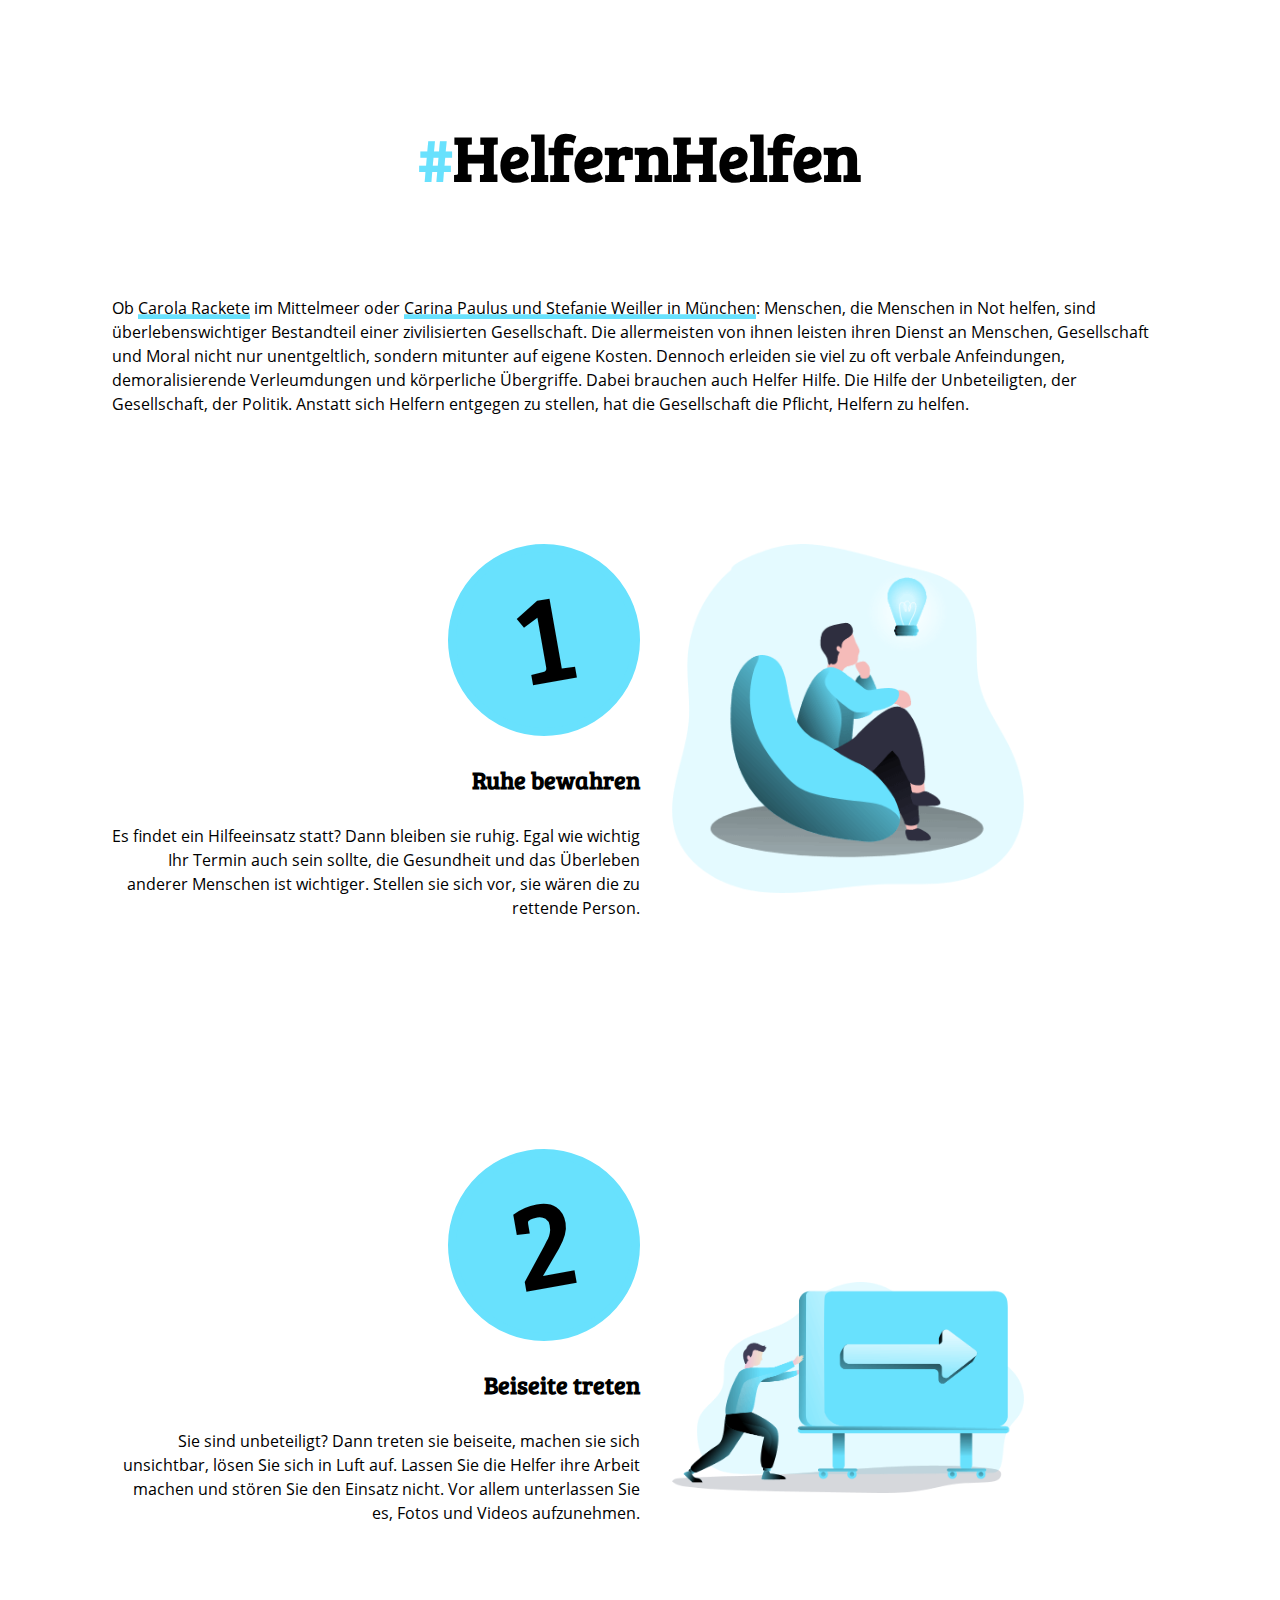
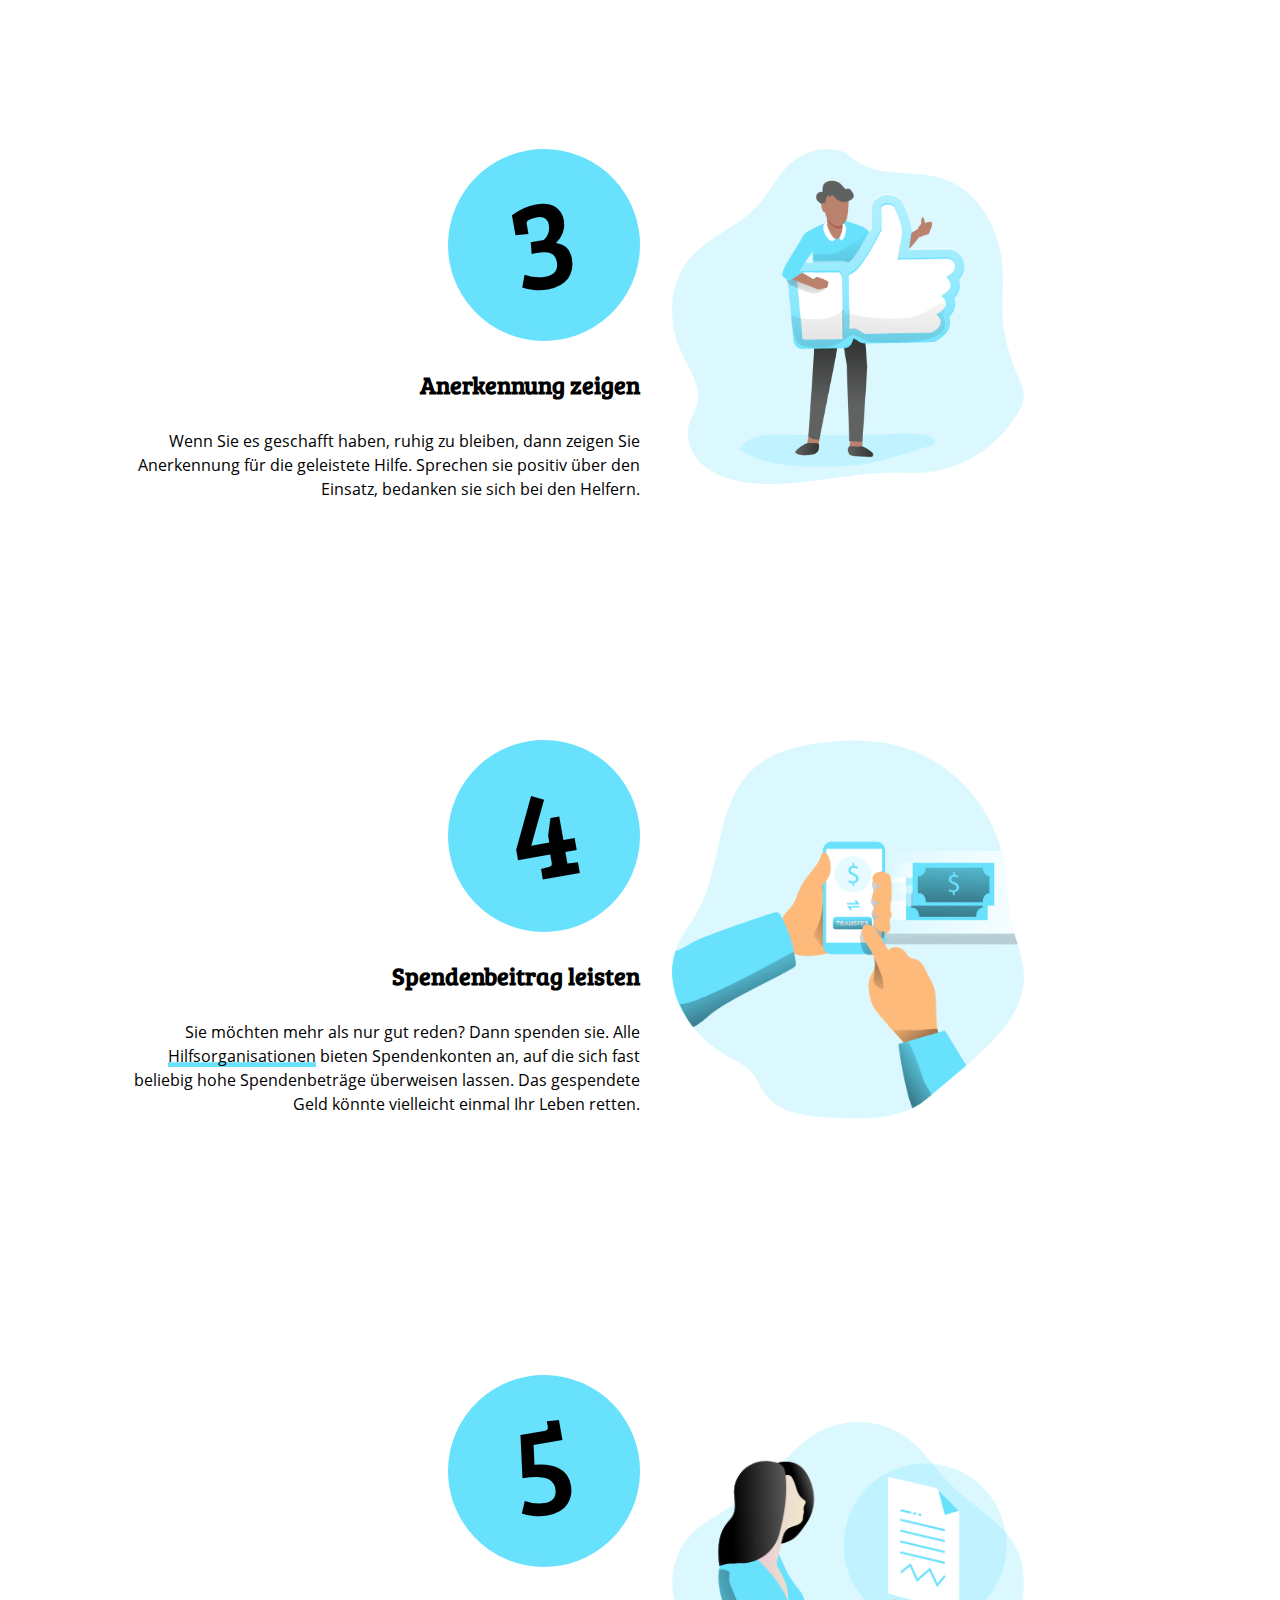
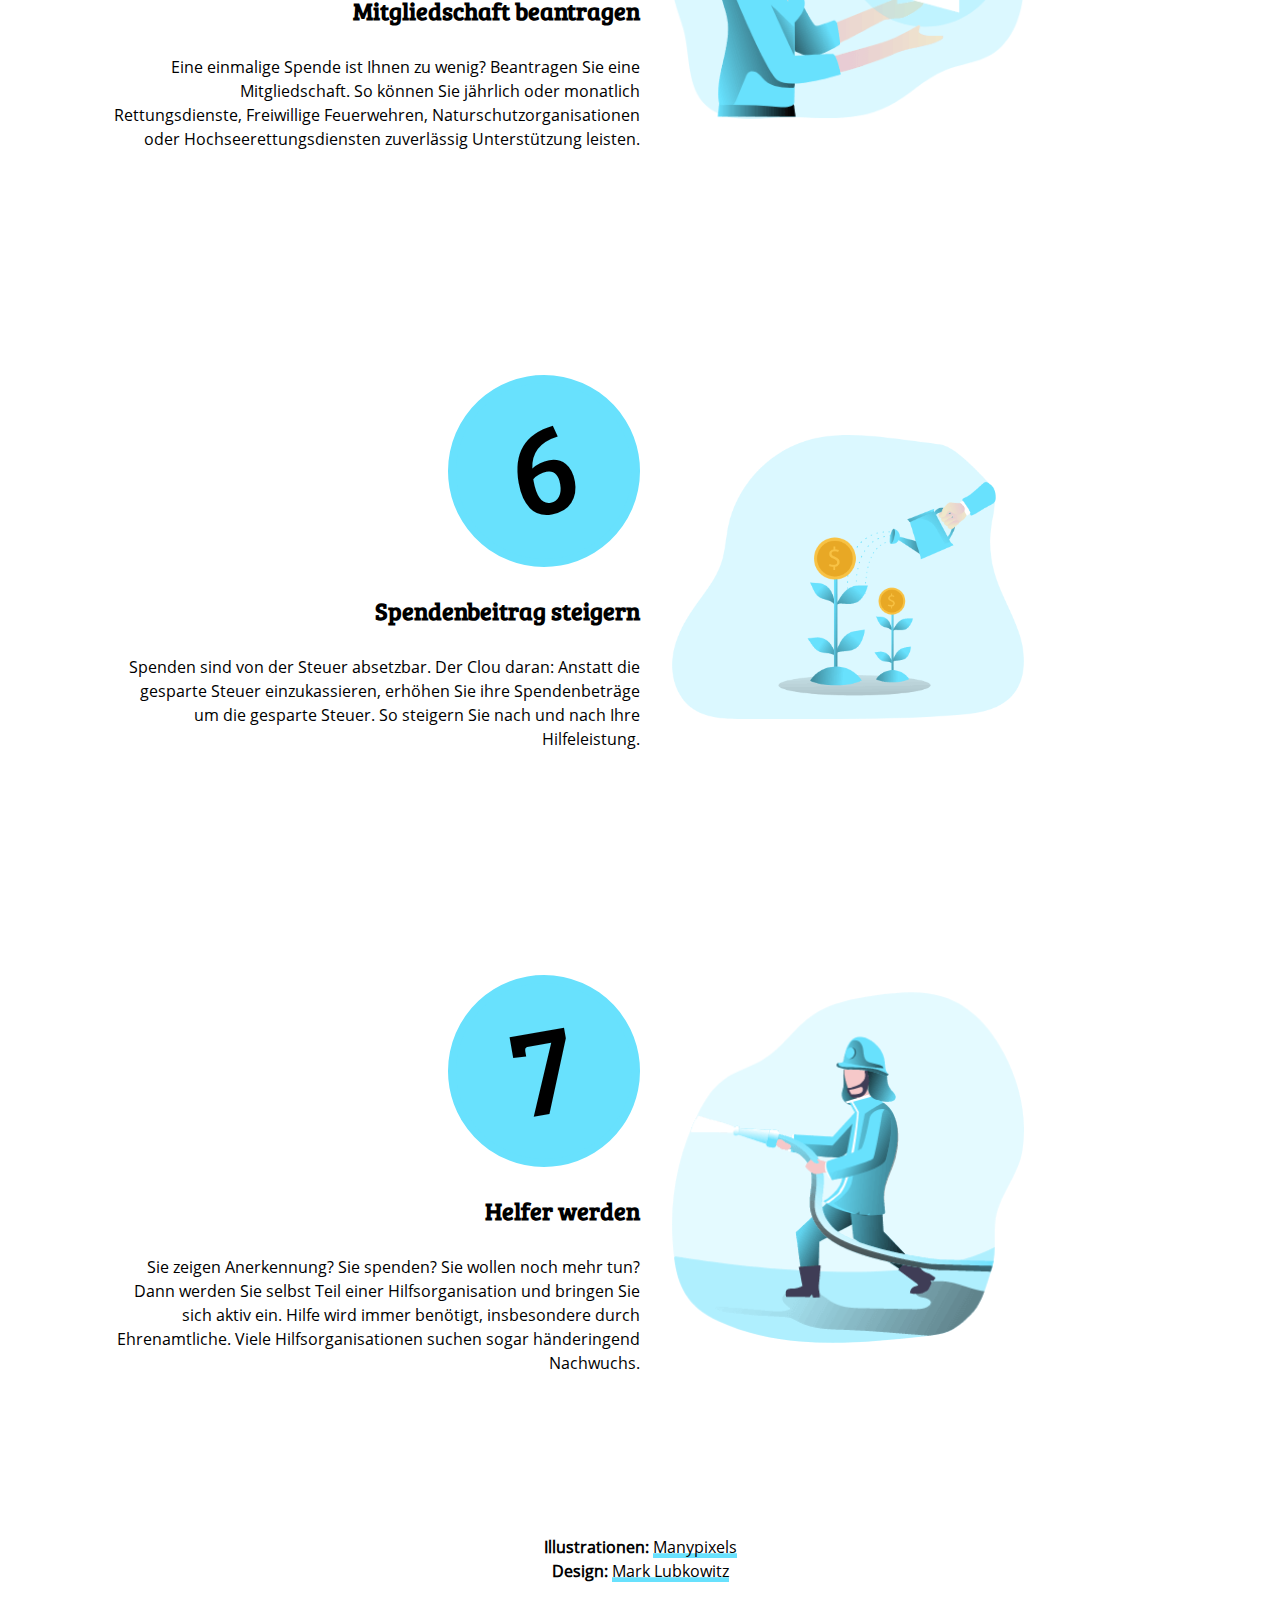
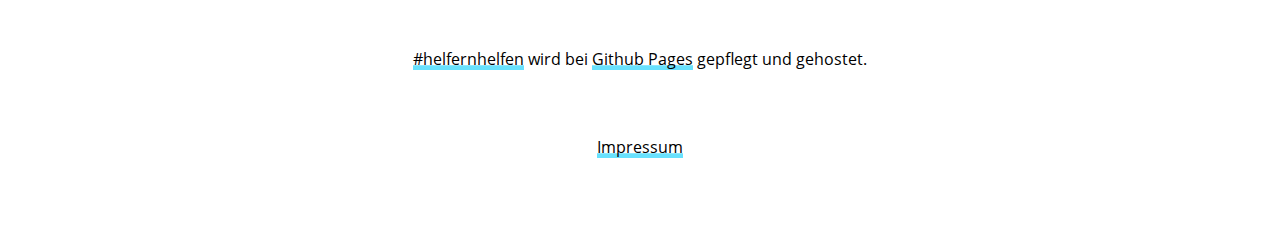
<file: index.html>
<!DOCTYPE html>
<html lang="de">
<head>
    <meta charset="UTF-8">
    <meta name="viewport" content="width=device-width, initial-scale=1.0">
    <meta http-equiv="X-UA-Compatible" content="ie=edge">
    <title>#HelfernHelfen - Der Sieben-Schritte-Plan zu mehr Respekt</title>
    <link rel="stylesheet" type="text/css" href="style.css" />
</head>
<body>
    <div id="main">
        <div id="header">
            <a href="https://helfernhelfen.com">
                <h1><span>#</span>HelfernHelfen</h1>
            </a>
        </div>
        <div id="preface">
            <p>Ob <a href="https://de.wikipedia.org/wiki/Carola_Rackete" target="_blank" title="Wikipedia-Eintrag zu Carola Rackete">Carola Rackete</a> im Mittelmeer oder <a href="https://www.sueddeutsche.de/muenchen/muenchen-unterhaching-rettungssanitaeter-beleidigt-behindert-1.4558843" target="_blank" title="Wenn Retter angefeindet werden, SZ.de">Carina Paulus und Stefanie Weiller in München</a>: Menschen, die Menschen in Not helfen, sind überlebenswichtiger Bestandteil einer zivilisierten Gesellschaft. Die allermeisten von ihnen leisten ihren Dienst an Menschen, Gesellschaft und Moral nicht nur unentgeltlich, sondern mitunter auf eigene Kosten. Dennoch erleiden sie viel zu oft verbale Anfeindungen, demoralisierende Verleumdungen und körperliche Übergriffe. Dabei brauchen auch Helfer Hilfe. Die Hilfe der Unbeteiligten, der Gesellschaft, der Politik. Anstatt sich Helfern entgegen zu stellen, hat die Gesellschaft die Pflicht, Helfern zu helfen.</p>
        </div>
        <div class="step">
            <div class="left">
                <div class="number">1</div>
                <h2>Ruhe bewahren</h2>
                <p>Es findet ein Hilfeeinsatz statt? Dann bleiben sie ruhig. Egal wie wichtig Ihr Termin auch sein sollte, die Gesundheit und das Überleben anderer Menschen ist wichtiger. Stellen sie sich vor, sie wären die zu rettende Person.</p>
            </div>
            <div class="right">
                <img src="img/01-thinking.png" alt="Eine Person, die auf entspannt sitzt und eine Glühlampe betrachtet.">
            </div>
        </div>
        <div class="step">
            <div class="left">
                <div class="number">2</div>
                <h2>Beiseite treten</h2>
                <p>Sie sind unbeteiligt? Dann treten sie beiseite, machen sie sich unsichtbar, lösen Sie sich in Luft auf. Lassen Sie die Helfer ihre Arbeit machen und stören Sie den Einsatz nicht. Vor allem unterlassen Sie es, Fotos und Videos aufzunehmen.</p>
            </div>
            <div class="right">
                <img src="img/02-moving_forward.png" alt="Eine Person schiebt eine Tafel mit einem nach außen zeigenden Pfeil ins Geschehen.">
            </div>
        </div>
        <div class="step">
            <div class="left">
                <div class="number">3</div>
                <h2>Anerkennung zeigen</h2>
                <p>Wenn Sie es geschafft haben, ruhig zu bleiben, dann zeigen Sie Anerkennung für die geleistete Hilfe. Sprechen sie positiv über den Einsatz, bedanken sie sich bei den Helfern.</p>
            </div>
            <div class="right">
                <img src="img/03-like.png" alt="Eine Person hält ein übergroße Daumen-nach-oben-Schild.">
            </div>
        </div>
        <div class="step">
            <div class="left">
                <div class="number">4</div>
                <h2>Spendenbeitrag leisten</h2>
                <p>Sie möchten mehr als nur gut reden? Dann spenden sie. Alle <a href="http://www.hilfsorganisationen.de/" target="_blank">Hilfsorganisationen</a> bieten Spendenkonten an, auf die sich fast beliebig hohe Spendenbeträge überweisen lassen. Das gespendete Geld könnte vielleicht einmal Ihr Leben retten.</p>
            </div>
            <div class="right">
                <img src="img/04-transfer_money.png" alt="Eine Person führt eine Überweisung per Smartphone aus.">
            </div>
        </div>
        <div class="step">
            <div class="left">
                <div class="number">5</div>
                <h2>Mitgliedschaft beantragen</h2>
                <p>Eine einmalige Spende ist Ihnen zu wenig? Beantragen Sie eine Mitgliedschaft. So können Sie jährlich oder monatlich Rettungsdienste, Freiwillige Feuerwehren, Naturschutzorganisationen oder Hochseerettungsdiensten zuverlässig Unterstützung leisten.</p>
            </div>
            <div class="right">
                <img src="img/05-data_quality_checking.png" alt="Eine Person hält einen Vertrag in der Hand.">
            </div>
        </div>
        <div class="step">
            <div class="left">
                <div class="number">6</div>
                <h2>Spendenbeitrag steigern</h2>
                <p>Spenden sind von der Steuer absetzbar. Der Clou daran: Anstatt die gesparte Steuer einzukassieren, erhöhen Sie ihre Spendenbeträge um die gesparte Steuer. So steigern Sie nach und nach Ihre Hilfeleistung.</p>
            </div>
            <div class="right">
                <img src="img/06-saving_2.png" alt="Eine Person gießt eine Pflanze, deren Knospe eine Geldmünze ist.">
            </div>
        </div>
        <div class="step">
            <div class="left">
                <div class="number">7</div>
                <h2>Helfer werden</h2>
                <p>Sie zeigen Anerkennung? Sie spenden? Sie wollen noch mehr tun? Dann werden Sie selbst Teil einer Hilfsorganisation und bringen Sie sich aktiv ein. Hilfe wird immer benötigt, insbesondere durch Ehrenamtliche. Viele Hilfsorganisationen suchen sogar händeringend Nachwuchs.</p>
            </div>
            <div class="right">
                <img src="img/07-fire_fighter.png" alt="Ein Brandbekämpfer hält einen Löschschlauch.">
            </div>
        </div>
        <div id="footer">
            <div>
                <p><strong>Illustrationen:</strong> <a href="https://gallery.manypixels.co/">Manypixels</a></p>
                <p><strong>Design:</strong> <a href="https://github.com/nihilor">Mark Lubkowitz</a></p>
            </div>
            <div><a href="https://helfernhelfen.com">#helfernhelfen</a> wird bei <a href="https://github.com/nihilor/helfernhelfen">Github Pages</a> gepflegt und gehostet.</div>
            <div><a href="imprint.html">Impressum</a></div>
        </div>
    </div>
</body>
</html>
</file>
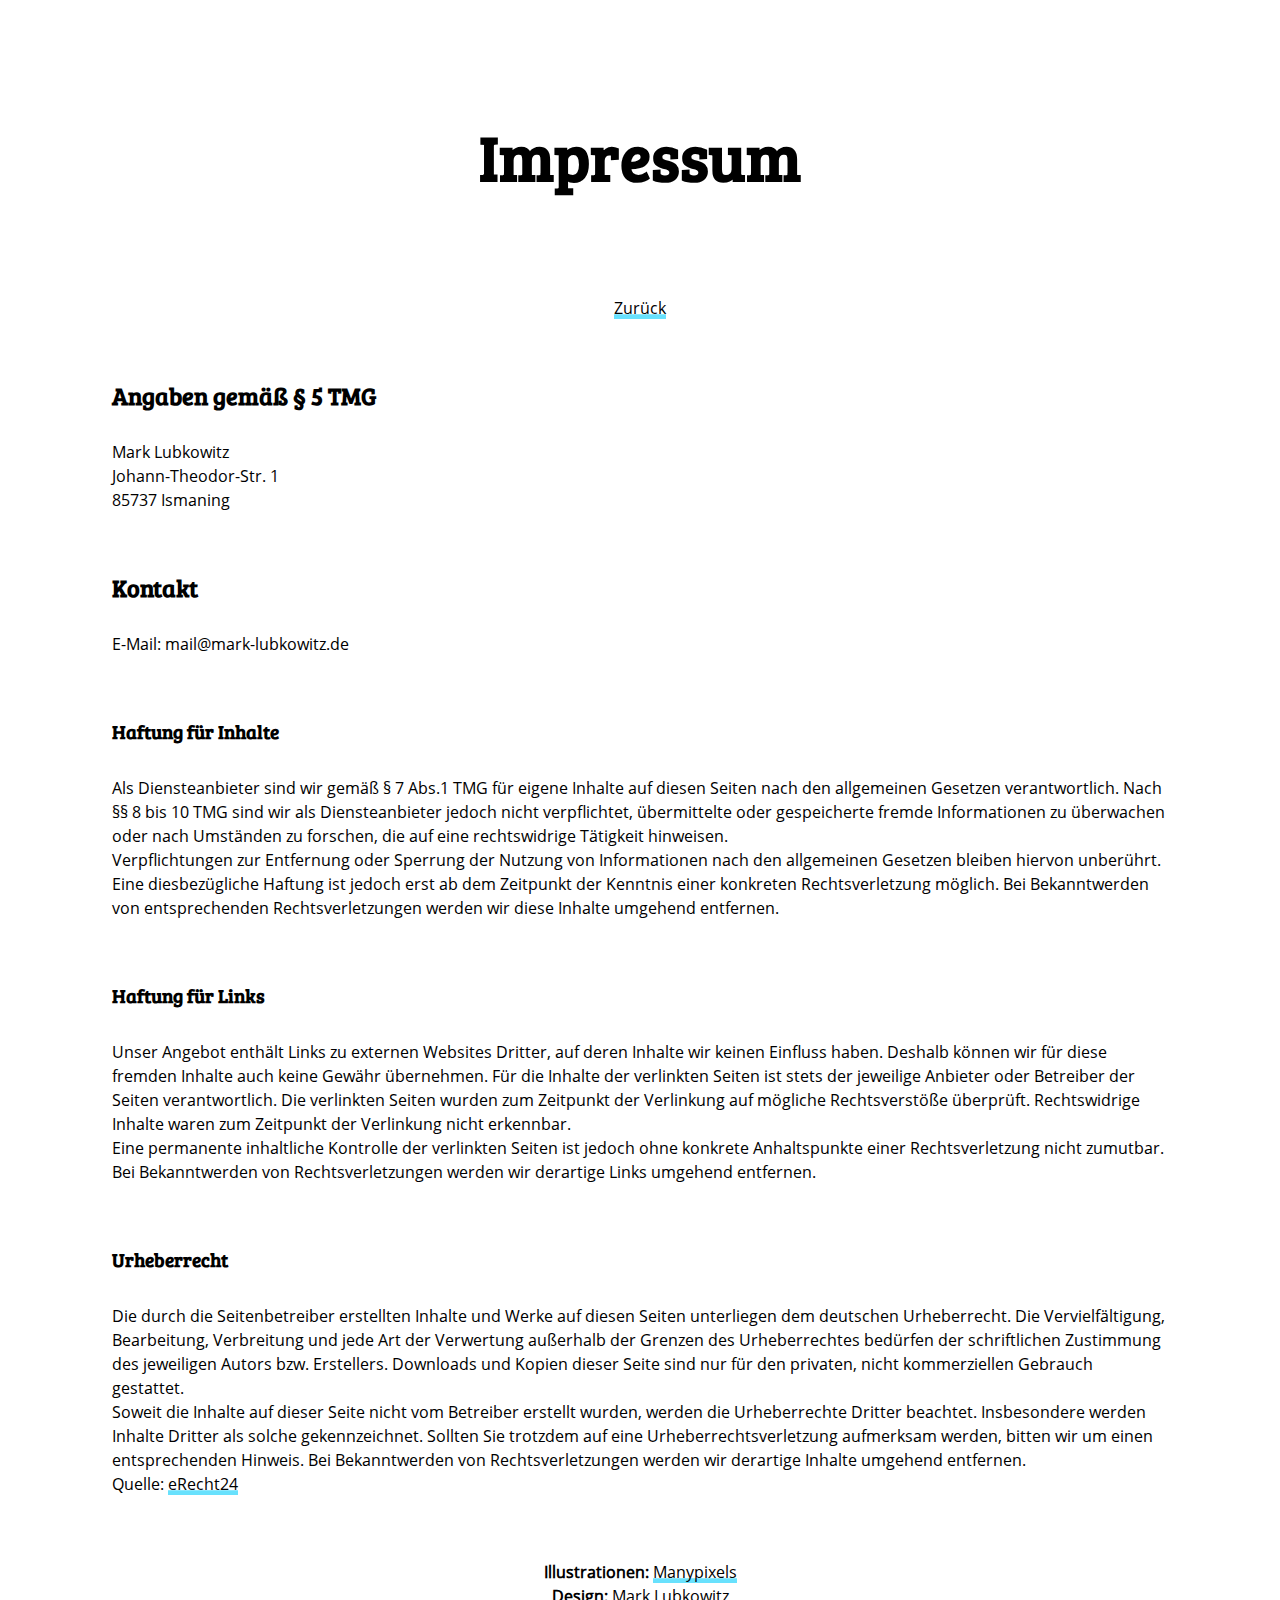
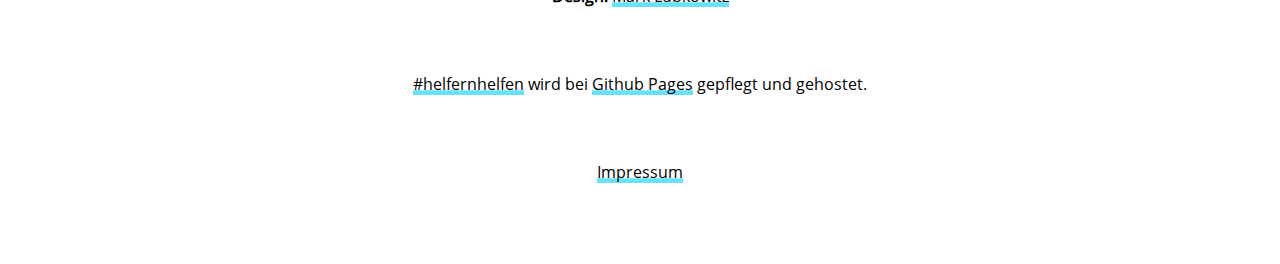
<file: imprint.html>
<!DOCTYPE html>
<html lang="de">
<head>
    <meta charset="UTF-8">
    <meta name="viewport" content="width=device-width, initial-scale=1.0">
    <meta http-equiv="X-UA-Compatible" content="ie=edge">
    <title>#HelfernHelfen - Impressum</title>
    <link rel="stylesheet" type="text/css" href="style.css" />
</head>
<body>
    <div id="main">
        <div id="header">
            <h1>Impressum</h1>
            <a href="https://helfernhelfen.com">Zurück</a>
        </div>
        <div id="imprint">
            <h2>Angaben gem&auml;&szlig; &sect; 5 TMG</h2>
            <p>Mark Lubkowitz<br />
            <span class="t"></span><br />
            85737 Ismaning</p>

            <h2>Kontakt</h2>
            <p>E-Mail: mail<span class="atty"></span>mark-lubkowitz<span class="dotty"></span>de</p>

            <h3>Haftung f&uuml;r Inhalte</h3> <p>Als Diensteanbieter sind wir gem&auml;&szlig; &sect; 7 Abs.1 TMG f&uuml;r eigene Inhalte auf diesen Seiten nach den allgemeinen Gesetzen verantwortlich. Nach &sect;&sect; 8 bis 10 TMG sind wir als Diensteanbieter jedoch nicht verpflichtet, &uuml;bermittelte oder gespeicherte fremde Informationen zu &uuml;berwachen oder nach Umst&auml;nden zu forschen, die auf eine rechtswidrige T&auml;tigkeit hinweisen.</p> <p>Verpflichtungen zur Entfernung oder Sperrung der Nutzung von Informationen nach den allgemeinen Gesetzen bleiben hiervon unber&uuml;hrt. Eine diesbez&uuml;gliche Haftung ist jedoch erst ab dem Zeitpunkt der Kenntnis einer konkreten Rechtsverletzung m&ouml;glich. Bei Bekanntwerden von entsprechenden Rechtsverletzungen werden wir diese Inhalte umgehend entfernen.</p> <h3>Haftung f&uuml;r Links</h3> <p>Unser Angebot enth&auml;lt Links zu externen Websites Dritter, auf deren Inhalte wir keinen Einfluss haben. Deshalb k&ouml;nnen wir f&uuml;r diese fremden Inhalte auch keine Gew&auml;hr &uuml;bernehmen. F&uuml;r die Inhalte der verlinkten Seiten ist stets der jeweilige Anbieter oder Betreiber der Seiten verantwortlich. Die verlinkten Seiten wurden zum Zeitpunkt der Verlinkung auf m&ouml;gliche Rechtsverst&ouml;&szlig;e &uuml;berpr&uuml;ft. Rechtswidrige Inhalte waren zum Zeitpunkt der Verlinkung nicht erkennbar.</p> <p>Eine permanente inhaltliche Kontrolle der verlinkten Seiten ist jedoch ohne konkrete Anhaltspunkte einer Rechtsverletzung nicht zumutbar. Bei Bekanntwerden von Rechtsverletzungen werden wir derartige Links umgehend entfernen.</p> <h3>Urheberrecht</h3> <p>Die durch die Seitenbetreiber erstellten Inhalte und Werke auf diesen Seiten unterliegen dem deutschen Urheberrecht. Die Vervielf&auml;ltigung, Bearbeitung, Verbreitung und jede Art der Verwertung au&szlig;erhalb der Grenzen des Urheberrechtes bed&uuml;rfen der schriftlichen Zustimmung des jeweiligen Autors bzw. Erstellers. Downloads und Kopien dieser Seite sind nur f&uuml;r den privaten, nicht kommerziellen Gebrauch gestattet.</p> <p>Soweit die Inhalte auf dieser Seite nicht vom Betreiber erstellt wurden, werden die Urheberrechte Dritter beachtet. Insbesondere werden Inhalte Dritter als solche gekennzeichnet. Sollten Sie trotzdem auf eine Urheberrechtsverletzung aufmerksam werden, bitten wir um einen entsprechenden Hinweis. Bei Bekanntwerden von Rechtsverletzungen werden wir derartige Inhalte umgehend entfernen.</p>

            <p>Quelle: <a href="https://www.e-recht24.de">eRecht24</a></p>
        </div>
        <div id="footer">
            <div>
                <p><strong>Illustrationen:</strong> <a href="https://gallery.manypixels.co/">Manypixels</a></p>
                <p><strong>Design:</strong> <a href="https://github.com/nihilor">Mark Lubkowitz</a></p>
            </div>
            <div><a href="https://helfernhelfen.com">#helfernhelfen</a> wird bei <a href="https://github.com/nihilor/helfernhelfen">Github Pages</a> gepflegt und gehostet.</div>
            <div><a href="imprint.html">Impressum</a></div>
        </div>
    </div>
</body>
</html>
</file>
<file: style.css>
@font-face {
    font-family: 'Bree Serif';
    font-style: normal;
    font-weight: 400;
    src: url('fonts/bree-serif-v9-latin-regular.eot'); /* IE9 Compat Modes */
    src: local('Bree Serif Regular'), local('BreeSerif-Regular'),
         url('fonts/bree-serif-v9-latin-regular.eot?#iefix') format('embedded-opentype'), /* IE6-IE8 */
         url('fonts/bree-serif-v9-latin-regular.woff2') format('woff2'), /* Super Modern Browsers */
         url('fonts/bree-serif-v9-latin-regular.woff') format('woff'), /* Modern Browsers */
         url('fonts/bree-serif-v9-latin-regular.ttf') format('truetype'), /* Safari, Android, iOS */
         url('fonts/bree-serif-v9-latin-regular.svg#BreeSerif') format('svg'); /* Legacy iOS */
}
@font-face {
    font-family: 'Open Sans';
    font-style: normal;
    font-weight: 400;
    src: url('fonts/open-sans-v17-latin-regular.eot'); /* IE9 Compat Modes */
    src: local('Open Sans Regular'), local('OpenSans-Regular'),
         url('fonts/open-sans-v17-latin-regular.eot?#iefix') format('embedded-opentype'), /* IE6-IE8 */
         url('fonts/open-sans-v17-latin-regular.woff2') format('woff2'), /* Super Modern Browsers */
         url('fonts/open-sans-v17-latin-regular.woff') format('woff'), /* Modern Browsers */
         url('fonts/open-sans-v17-latin-regular.ttf') format('truetype'), /* Safari, Android, iOS */
         url('fonts/open-sans-v17-latin-regular.svg#OpenSans') format('svg'); /* Legacy iOS */
}

* {
    margin: 0;
    padding: 0;
    box-sizing: border-box;
    font-family: 'Open Sans', sans-serif;
}

h1, h2, h3, h4, h5, h6 {
    font-family: 'Bree Serif', serif;
}

h2 {
    margin-bottom: 2rem;
}

body {
    font-size: 100%;
    line-height: 1.5rem;
}

a {
    box-shadow: inset 0 -0.3rem 0 #68E1FD;
    color: inherit;
    text-decoration: none;
    transition: box-shadow ease-in 0.25s;
}

h1 a {
    box-shadow: inherit;
    color: inherit;
    font-family: inherit;
    text-decoration: inherit;
}

a:hover {
    box-shadow:  inset 0 -1.5rem 0 #68E1FD40;
}

#header {
    text-align: center;
}

#header h1 {
    font-size: 2rem;
    margin: 4rem 0;
}

@media screen and (min-width: 768px) {
    #header h1 {
        font-size: 4rem;
        margin: 8rem 0;
    }
}

#header h1 span {
    color: #68E1FD;
    font-family: inherit;
    font-size: inherit;
}

#main {
    margin: auto;
    max-width: 68em;
    padding: 1rem;
}

.step {
    padding: 3rem 0;

}

.step img {
    display: block;
    max-width: 100%;
    padding: 2rem;
    width: 26rem;
}

@media screen and (min-width: 768px) {
    .step {
        display: flex;
        padding: 6rem 0;
    }
    
    .step .left,
    .step .right {
        flex: 1 0 50%;
    }
    
    .step .left {
        align-items: flex-end;
        display: flex;
        flex-direction: column;
        text-align: right;
    }
    
    .step .right {
        display: flex;
        align-items: flex-end;
        justify-content: flex-start;
    }
}

.step .number {
    background-color: #68E1FD;
    border: 0.5rem solid #68E1FD;
    border-radius: 50%;
    bottom: 8rem;
    display: block;
    font-family: 'Bree Serif', serif;
    font-size: 8rem;
    line-height: 125%;
    height: 12rem;
    margin: 2rem auto 2rem auto;
    text-align: center;
    transform: rotate(-10deg);
    width: 12rem;
}

@media screen and (min-width: 768px) {
    .step .number {
        margin: 2rem 0;
    }
}


#footer {
    margin-top: 4rem;
    text-align: center;
}

#footer div {
    margin-bottom: 4rem;
}

.atty::after {
    content: "@";
    display: inline-block;
}
.dotty::after {
    content: ".";
    display: inline-block;
}
.t::after {
    content: "Johann-Theodor-Str. 1";
    display: inline-block;
}

#imprint h2,
#imprint h3 {
    margin: 4rem 0 2rem 0;
}
</file>
